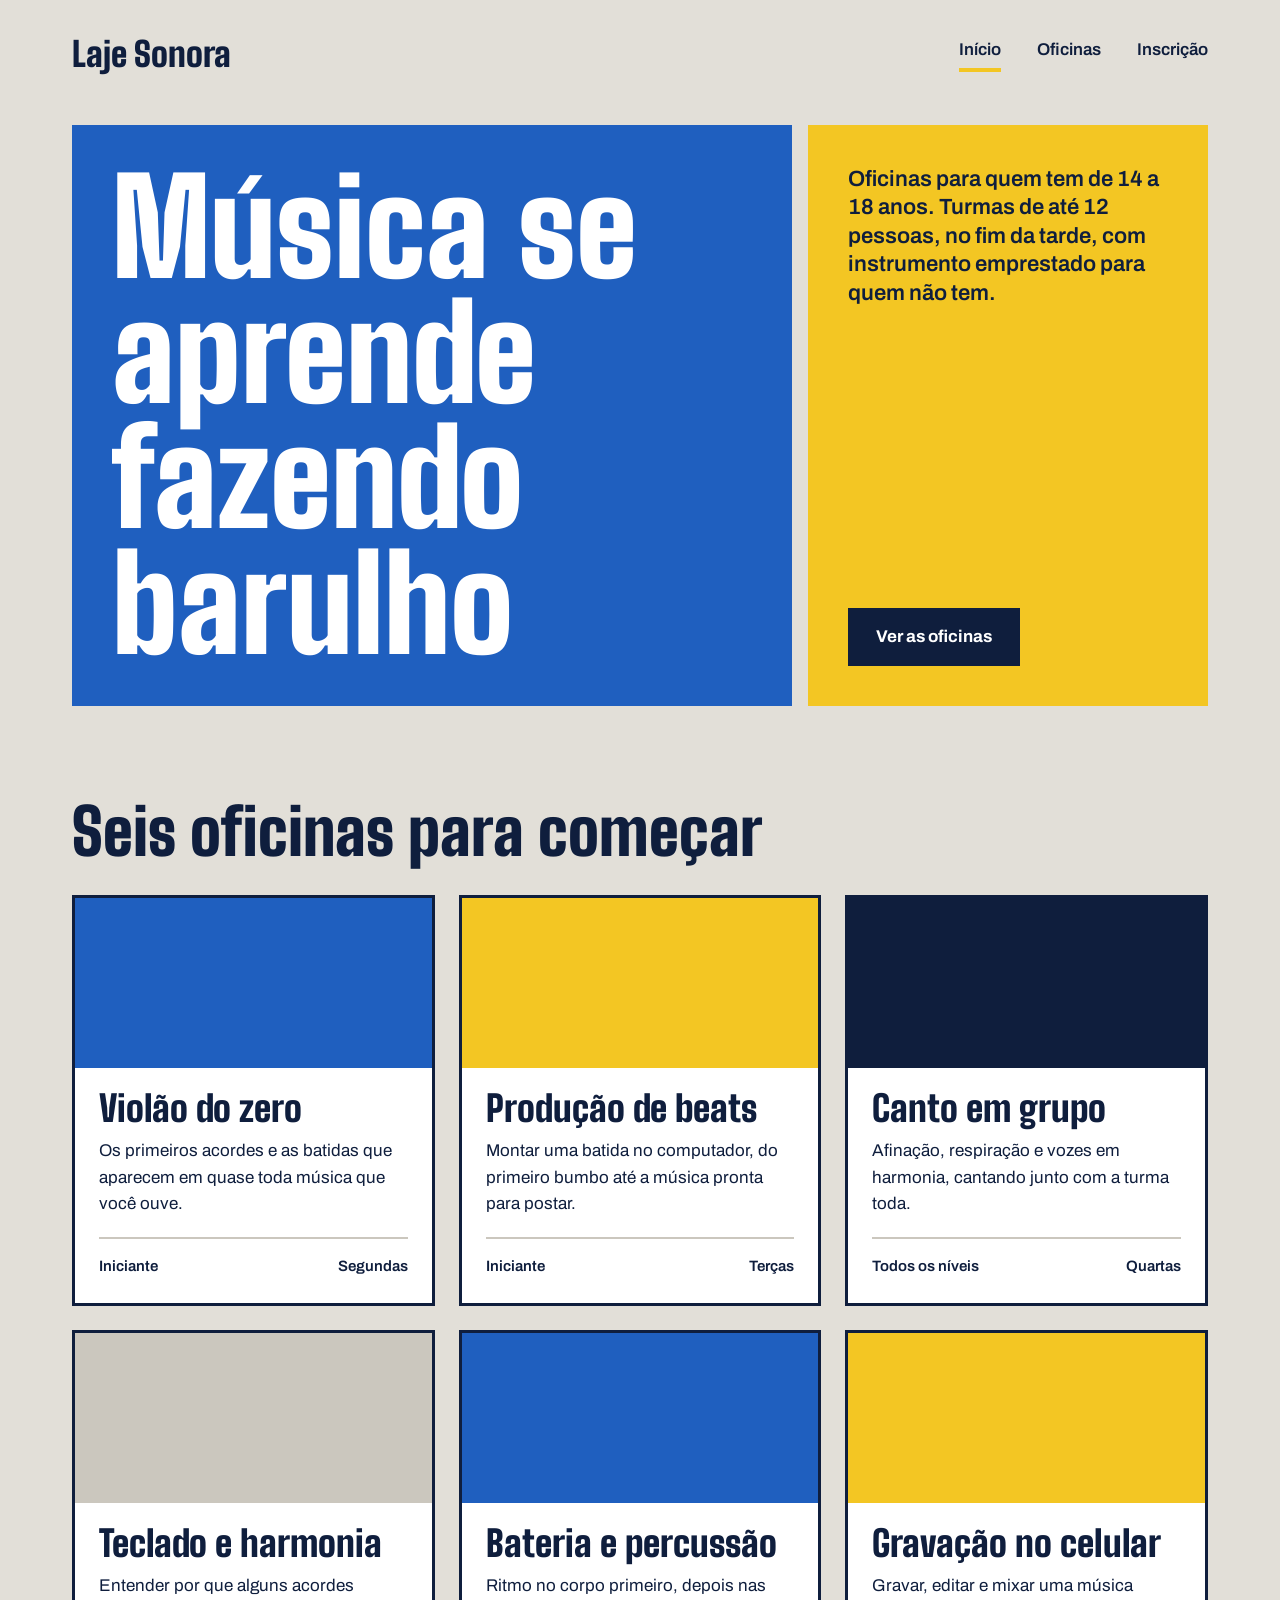
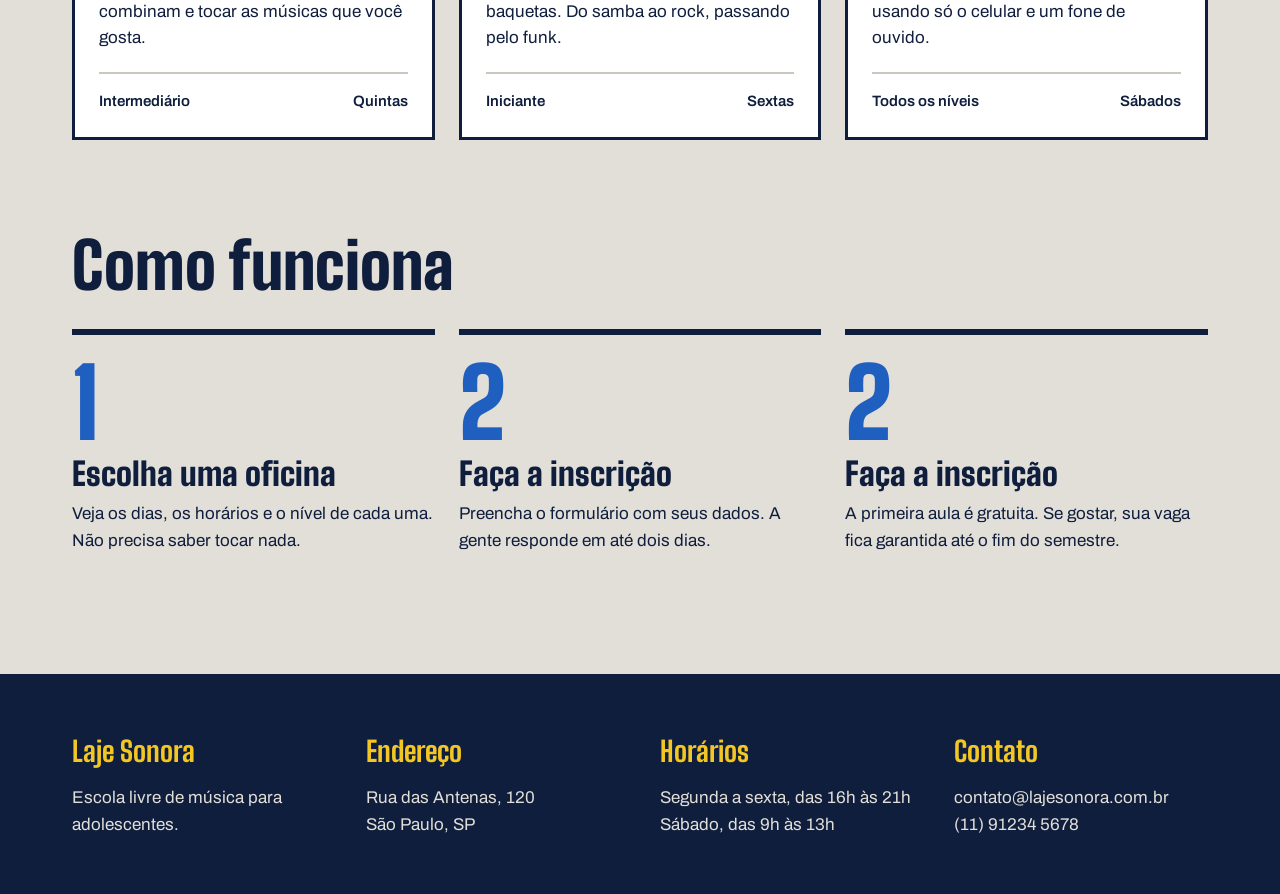
<file: index.html>
<!DOCTYPE html>
<html lang="pt-BR">
<head>
    <meta charset="UTF-8">
    <meta name="viewport" content="width=device-width, initial-scale=1.0">
    <link rel="preconnect" href="https://fonts.googleapis.com">
    <link rel="preconnect" href="https://fonts.gstatic.com" crossorigin>
    <link href="https://fonts.googleapis.com/css2?family=Archivo:ital,wght@0,100..900;1,100..900&family=Big+Shoulders:opsz,wght@10..72,100..900&display=swap" rel="stylesheet">
    <link rel="stylesheet" href="index.css">
    <title>Laje Sonora | Início</title>
</head>
<body>
    <header class="conteudo topo">
        <a href="index.html" class="logo">Laje Sonora</a>

        <nav class="menu">
            <a href="index.html" class="atual">Início</a>
            <a href="oficinas.html">Oficinas</a>
            <a href="inscricao.html">Inscrição</a>
        </nav>
    </header>

    <main>
        <section class="conteudo cartazes">
            <div class="cartaz cartaz-principal">
                <h1>Música se aprende fazendo barulho</h1>
            </div>

            <div class="cartaz cartaz-lateral">
                <p>Oficinas para quem tem de 14 a 18 anos. Turmas de até 12 pessoas, no fim da tarde, com instrumento emprestado para quem não tem.</p>
                <a href="oficinas.html" class="botao">Ver as oficinas</a>
            </div>
        </section>

        <section class="conteudo secao">
            <h2 class="titulo-secao">Seis oficinas para começar</h2>

            <div class="cards">
                <article class="card">
                    <div class="foto foto-azul"></div>

                    <div class="card-texto">
                        <h3>Violão do zero</h3>
                        <p>Os primeiros acordes e as batidas que aparecem em quase toda música que você ouve.</p>

                        <div class="card-info">
                            <span>Iniciante</span>
                            <span>Segundas</span>
                        </div>
                    </div>
                </article>
                <article class="card">
                    <div class="foto foto-amarela"></div>

                    <div class="card-texto">
                        <h3>Produção de beats</h3>
                        <p>Montar uma batida no computador, do primeiro bumbo até a música pronta para postar.</p>

                        <div class="card-info">
                            <span>Iniciante</span>
                            <span>Terças</span>
                        </div>
                    </div>
                </article>
                <article class="card">
                    <div class="foto foto-tinta"></div>

                    <div class="card-texto">
                        <h3>Canto em grupo</h3>
                        <p>Afinação, respiração e vozes em harmonia, cantando junto com a turma toda.</p>

                        <div class="card-info">
                            <span>Todos os níveis</span>
                            <span>Quartas</span>
                        </div>
                    </div>
                </article>
                <article class="card">
                    <div class="foto"></div>

                    <div class="card-texto">
                        <h3>Teclado e harmonia</h3>
                        <p>Entender por que alguns acordes combinam e tocar as músicas que você gosta.</p>

                        <div class="card-info">
                            <span>Intermediário</span>
                            <span>Quintas</span>
                        </div>
                    </div>
                </article>
                <article class="card">
                    <div class="foto foto-azul"></div>

                    <div class="card-texto">
                        <h3>Bateria e percussão</h3>
                        <p>Ritmo no corpo primeiro, depois nas baquetas. Do samba ao rock, passando pelo funk.</p>

                        <div class="card-info">
                            <span>Iniciante</span>
                            <span>Sextas</span>
                        </div>
                    </div>
                </article>
                <article class="card">
                    <div class="foto foto-amarela"></div>

                    <div class="card-texto">
                        <h3>Gravação no celular</h3>
                        <p>Gravar, editar e mixar uma música usando só o celular e um fone de ouvido.</p>

                        <div class="card-info">
                            <span>Todos os níveis</span>
                            <span>Sábados</span>
                        </div>
                    </div>
                </article>
            </div>
        </section>

        <section class="conteudo secao">
            <h2 class="titulo-secao">Como funciona</h2>

            <div class="passos">
                <div class="passo">
                    <p class="passo-numero">1</p>
                    <h3>Escolha uma oficina</h3>
                    <p>Veja os dias, os horários e o nível de cada uma. Não precisa saber tocar nada.</p>
                </div>
                <div class="passo">
                    <p class="passo-numero">2</p>
                    <h3>Faça a inscrição</h3>
                    <p>Preencha o formulário com seus dados. A gente responde em até dois dias.</p>
                    

                </div>
                <div class="passo">
                    <p class="passo-numero">2</p>
                    <h3>Faça a inscrição</h3>
                    <p>A primeira aula é gratuita. Se gostar, sua vaga fica garantida até o fim do semestre.</p>
                    

                </div>
            </div>
        </section>
    </main>

    <footer class="rodape">
        <div class="conteudo rodape-colunas">
            <div class="rodape-coluna">
                <h4>Laje Sonora</h4>
                <p>Escola livre de música para adolescentes.</p>
            </div>
            <div class="rodape-coluna">
                <h4>Endereço</h4>
                <p>Rua das Antenas, 120<br>São Paulo, SP</p>
            </div>
            <div class="rodape-coluna">
                <h4>Horários</h4>
                <p>Segunda a sexta, das 16h às 21h<br>Sábado, das 9h às 13h</p>
            </div>
            <div class="rodape-coluna">
                <h4>Contato</h4>
                <p>contato@lajesonora.com.br<br>(11) 91234 5678</p>
            </div>
        </div>
    </footer>
</body>
</html>
</file>
<file: index.css>
* {
  margin: 0;
  padding: 0;
  box-sizing: border-box;
}


:root {
  --concreto: #E2DFD8;
  --concreto-escuro: #CBC7BE;
  --tinta: #0F1E3D;
  --caixa-dagua: #1F5FBF;
  --fita: #F3C623;
  --branco: #FFFFFF;

  --fonte-cartaz: "Big Shoulders", "Arial Narrow", sans-serif;
  --fonte-texto: "Archivo", Arial, sans-serif;
}







body {
  background-color: var(--concreto);
  color: var(--tinta);
  font-family: var(--fonte-texto);
  font-size: 17px;
  line-height: 1.55;
}

a {
  color: inherit;
}

h1,
h2,
h3 {
  font-family: var(--fonte-cartaz);
  font-weight: 900;
  line-height: 0.95;
}

.conteudo {
  max-width: 1200px;
  margin-inline: auto;
  padding-inline: 32px;
}

.topo {
  padding-block: 28px;
  display: flex;
  justify-content: space-between;
  align-items: center;
}

.logo {
  font-family: var(--fonte-cartaz);
  font-size: 34px;
  font-weight: 900;
  text-decoration: none;
}

.menu {
  display: flex;
  gap: 36px;
}

.menu a {
  font-weight: 600;
  text-decoration: none;
  padding-bottom: 4px;
  border-bottom: 4px solid transparent;
}

.menu a:hover {
  border-bottom-color: var(--tinta);
}

.menu a.atual {
  border-bottom-color: var(--fita);
}

.cartazes {
  margin-top: 16px;
  display: flex;
  gap: 16px;
}

.cartaz {
  padding: 40px;
}

.cartaz-principal {
  background-color: var(--caixa-dagua);
  color: white;
  flex: 2;
}

.cartaz-principal h1 {
  font-size: 132px;
  max-width: 9ch;
}

.cartaz-lateral {
  background-color: var(--fita);
  flex: 1;
  display: flex;
  flex-direction: column;
  justify-content: space-between;
  gap: 32px;
  align-items: flex-start;
}

.cartaz-lateral p {
  font-size: 22px;
  font-weight: 600;
  line-height: 1.3;
}

.botao {
  background-color: var(--tinta);
  color: white;
  font-weight: 700;
  text-decoration: none;
  padding: 16px 28px;
  border: none;
  font-family: var(--fonte-texto);
  font-size: 17px;
  cursor: pointer;
}

.botao:hover {
  background-color: var(--caixa-dagua);
}


.cartazes {
  margin-top: 16px;
  display: flex;
  gap: 16px;
}

.cartaz {
  padding: 40px;
}

.cartaz-principal {
  background-color: var(--caixa-dagua);
  color: var(--branco);
  flex: 2;
}

.cartaz-principal h1 {
  font-size: 132px;
  max-width: 9ch;
}

.cartaz-lateral {
  background-color: var(--fita);
  flex: 1;
  display: flex;
  flex-direction: column;
  justify-content: space-between;
  gap: 32px;
  align-items: flex-start;
}

.cartaz-lateral p {
  font-size: 22px;
  font-weight: 600;
  line-height: 1.3;
}

.botao {
  background-color: var(--tinta);
  color: var(--branco);
  font-weight: 700;
  text-decoration: none;
  padding: 16px 28px;
  border: none;
  font-family: var(--fonte-texto);
  font-size: 17px;
  cursor: pointer;
}

.botao:hover {
  background-color: var(--caixa-dagua);
}


.secao {
  margin-top: 96px;
}

.titulo-secao {
  font-size: 64px;
  margin-bottom: 32px;
}

.cards {
  display: flex;
  flex-wrap: wrap;
  gap: 24px;
}

.card {
  background-color: white;
  border: 3px solid var(--tinta);
  flex: 1 1 340px;
}

.card .foto {
  height: 170px;
}

.foto {
  background-color: var(--concreto-escuro);
}

.foto-azul {
  background-color: var(--caixa-dagua);
}

.foto-amarela {
  background-color: var(--fita);
}

.foto-tinta {
  background-color: var(--tinta);
}

.card-texto {
  padding: 24px;
}

.card h3 {
  font-size: 36px;
  margin-bottom: 12px;
}

.card-info {
  margin-top: 20px;
  padding-top: 16px;
  border-top: 2px solid var(--concreto-escuro);
  font-weight: 600;
  font-size: 15px;
  display: flex;
  justify-content: space-between;
}


.passos {
  display: flex;
  gap: 24px;
}

.passo {
  border-top: 6px solid var(--tinta);
  padding-top: 20px;
  flex: 1;
}

.passo-numero {
  font-family: var(--fonte-cartaz);
  font-size: 96px;
  font-weight: 900;
  line-height: 1;
  color: var(--caixa-dagua);
}

.passo h3 {
  font-size: 32px;
  margin-block: 8px 12px;
}


.rodape {
  margin-top: 120px;
  background-color: var(--tinta);
  color: var(--concreto);
  padding-block: 56px;
}

.rodape-colunas {
  display: flex;
  gap: 40px;
}

.rodape-coluna {
  flex: 1;
}

.rodape h4 {
  font-family: var(--fonte-cartaz);
  font-size: 28px;
  color: var(--fita);
  margin-bottom: 12px;
}
</file>
